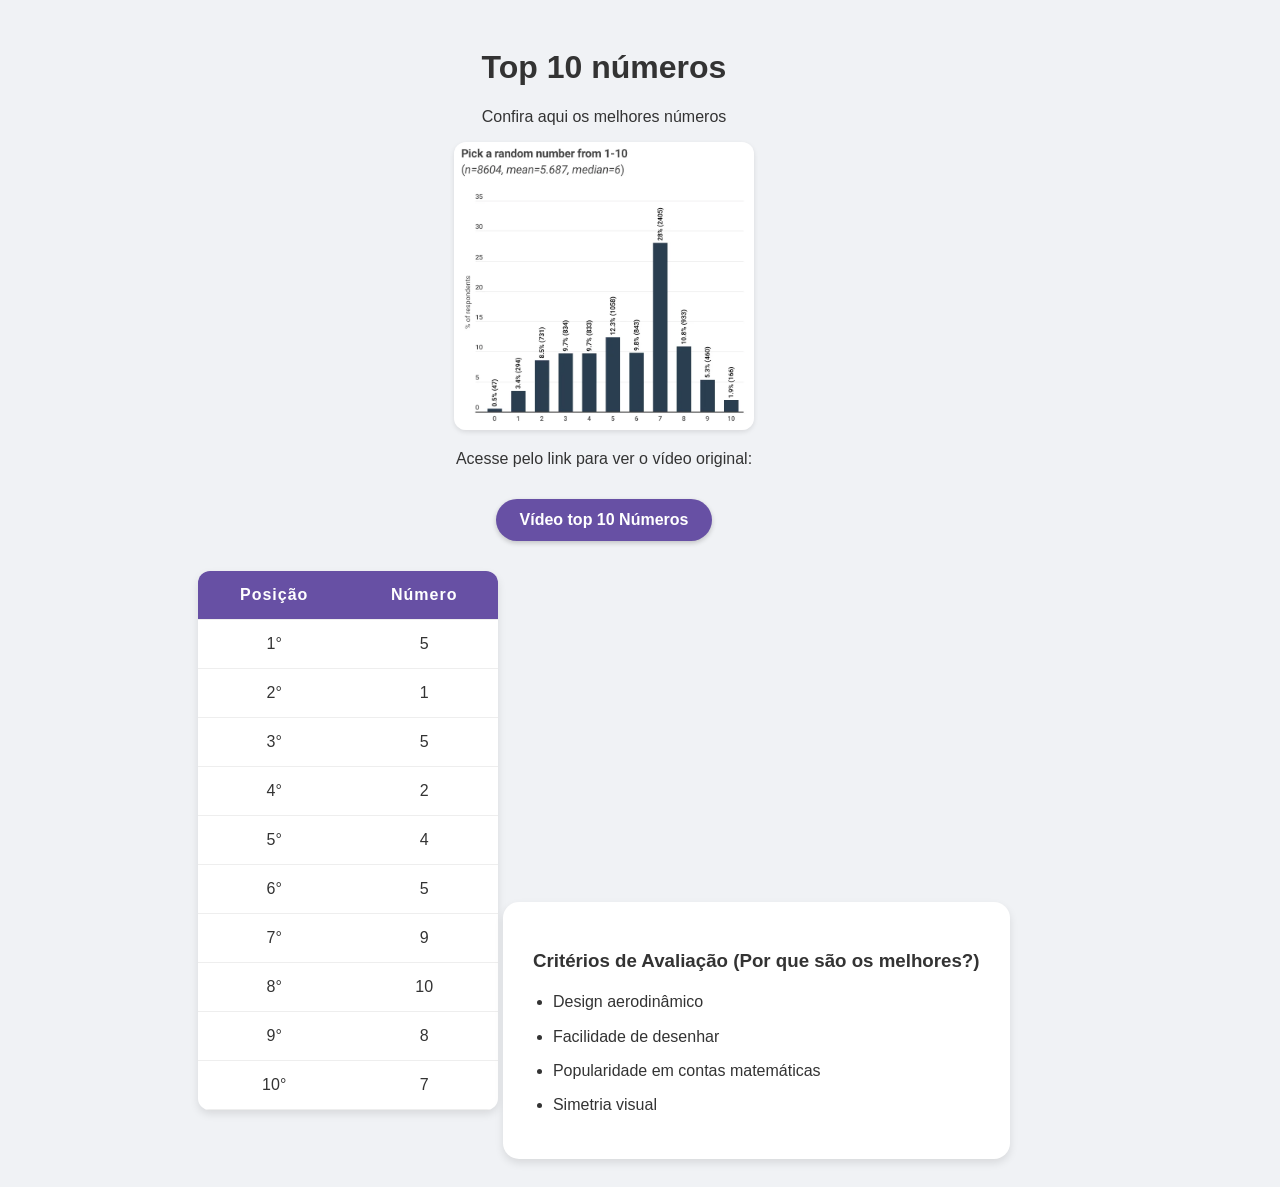
<file: atividade1Web/index.html>
<!DOCTYPE html>
<html lang="en">
  <head>
    <meta charset="UTF-8">
    <meta name="viewport" content="width=device-width, initial-scale=1.0">
  <title>Atividade 1 Web</title>

    <link rel="stylesheet" href="style.css">
</head>
<body>

<div class="body">
    <h1>Top 10 números</h1>
    <p>Confira aqui os melhores números</p>
    <img src="assets\topimagens.jpeg" alt="Imagem de Números" class="image" width="300">
</div>

<div>
    <p>Acesse pelo link para ver o vídeo original:</p>
    <a href="https://youtu.be/oapbSuUR65g?si=wjtFYexjU6cAQav6" class="link" target="_blank">Vídeo top 10 Números</a>
</div>  

<div class="tabela">
  <table>
    <thead>
      <tr>
        <th>Posição</th>
        <th>Número</th>
      </tr>
    </thead>
    <tbody>
      <tr>
        <td>1°</td>
        <td>5</td>
      </tr> <tr>
        <td>2°</td>
        <td>1</td>
      </tr>
      <tr>
        <td>3°</td>
        <td>5</td>
      </tr>
      <tr>
        <td>4°</td>
        <td>2</td>
      </tr>
      <tr>
        <td>5°</td>
        <td>4</td>
      </tr>
      <tr>
        <td>6°</td>
        <td>5</td>
      </tr>
      <tr>
        <td>7°</td>
        <td>9</td>
      </tr>
      <tr>
        <td>8°</td>
        <td>10</td>
      </tr>
      <tr>
        <td>9°</td>
        <td>8</td>
      </tr>
      <tr>
        <td>10°</td>
        <td>7</td>
      </tr>
    </tbody>
  </table>
</div>

<div class="criterios">
    <h3>Critérios de Avaliação (Por que são os melhores?)</h3>
    <ul style="text-align: left;"">
        <li>Design aerodinâmico</li>
        <li>Facilidade de desenhar</li>
        <li>Popularidade em contas matemáticas</li>
        <li>Simetria visual</li>
    </ul>
</div>

</body>
</html>
</file>
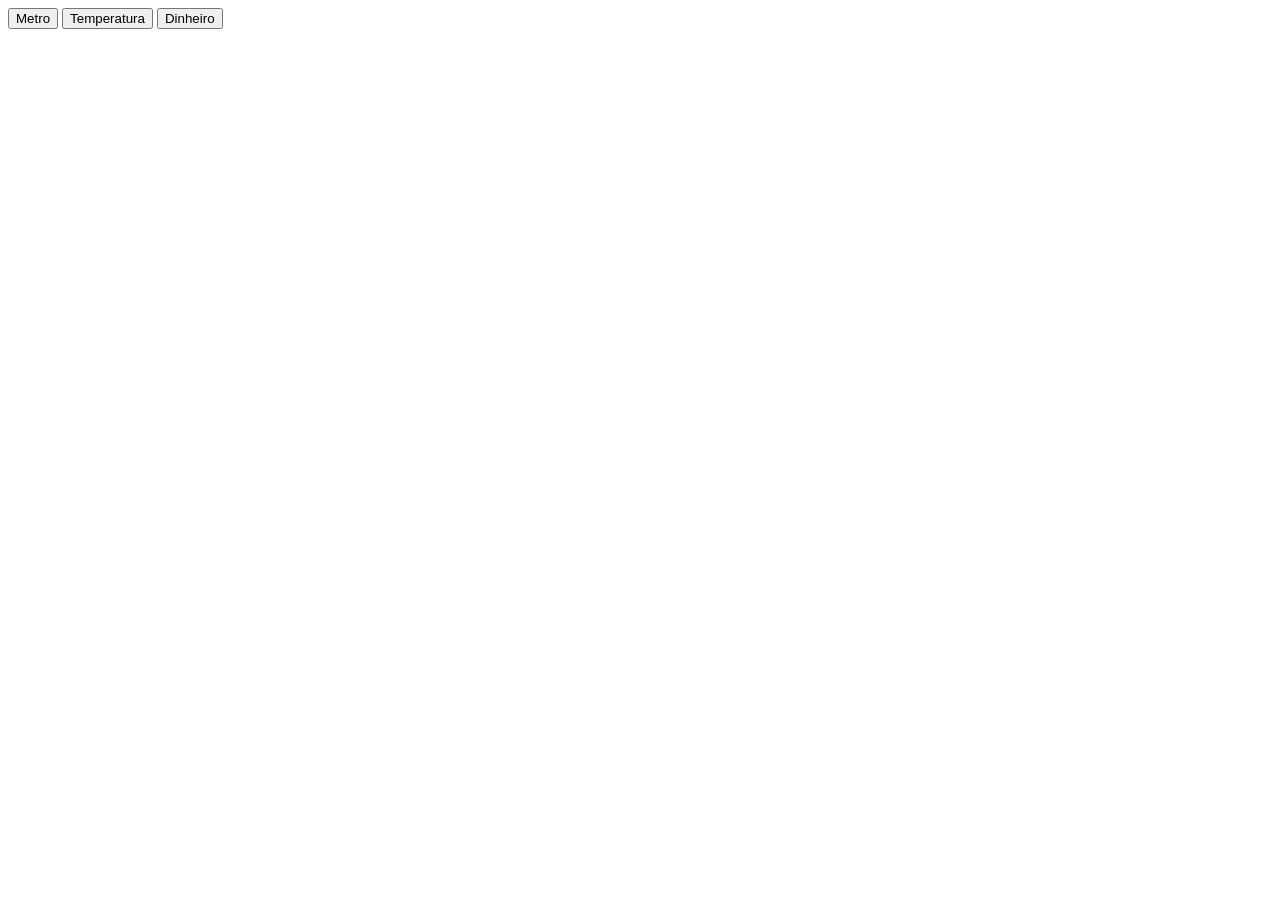
<file: desafiosJS/index.html>
<!DOCTYPE html>
<html lang="en">
<head>
  <meta charset="UTF-8">
  <meta name="viewport" content="width=device-width, initial-scale=1.0">
  <title>Desafios JS</title>
</head>
<body>
  <button id="conversorBtn">Metro</button>
  <button id="temperaturaBtn">Temperatura</button>
  <button id="dinheitoBtn">Dinheiro</button>
  
  <script src="main.js"></script>
</body>
</html>
</file>
<file: atividade1Web/style.css>
body {
  width: 90%;
  font-family: 'Segoe UI', Tahoma, Geneva, Verdana, sans-serif; 
  background-color: #f0f2f5;
  color: #333333;
  text-align: center;
  padding: 20px;
}

@keyframes surgirSuave {
  from {
    opacity: 0; 
    transform: translateY(20px); 
  }
  to {
    opacity: 1; 
    transform: translateY(0);
  }
}

div {
  animation: surgirSuave 0.8s ease-out;
}
.image {
  border-radius: 12px; 
  box-shadow: 0 2px 5px rgba(0,0,0,0.1); 
  transition: all 0.3s ease; 
}
.image:hover {
  transform: scale(1.03) translateY(-3px); 
  box-shadow: 0 8px 15px rgba(0,0,0,0.2); 
}
.link {
  background-color: #6750A4; 
  color: white;
  text-decoration: none;
  padding: 12px 24px; 
  border-radius: 50px; 
  display: inline-block;
  margin-top: 15px;
  font-weight: bold;
  box-shadow: 0 2px 5px rgba(0,0,0,0.2);
  transition: all 0.3s ease;
}

.link:hover {
  background-color: #7c66b5; 
  transform: translateY(-3px); 
  box-shadow: 0 6px 12px rgba(0,0,0,0.3);
}

.tabela {
  display: inline-block;
  margin-top: 30px;
  border-radius: 12px;
  overflow: hidden;
  box-shadow: 0 4px 8px rgba(0, 0, 0, 0.1); 
}

table {
  border-collapse: collapse;
  width: 300px;
  background-color: white;
}

th, td {
  padding: 15px;
  border-bottom: 1px solid #eee;
}

th {
  background-color: #6750A4;
  color: white;
  letter-spacing: 1px;
}

tr {
  transition: background-color 0.2s ease;
}
tr:hover {
  background-color: #f0ebf8;
}
div:last-child {
  display: inline-block;
  margin-top: 30px;
  background-color: white;
  padding: 30px;
  border-radius: 16px;
  box-shadow: 0 4px 8px rgba(0, 0, 0, 0.1);
  text-align: left; 
}

.criterios {
  justify-content: center;
  background-color: white;
  border-radius: 20px;
}

ul {
  margin: 0;
  padding-left: 20px;
}

li {
  margin-bottom: 12px;
  line-height: 1.4;
}
</file>
